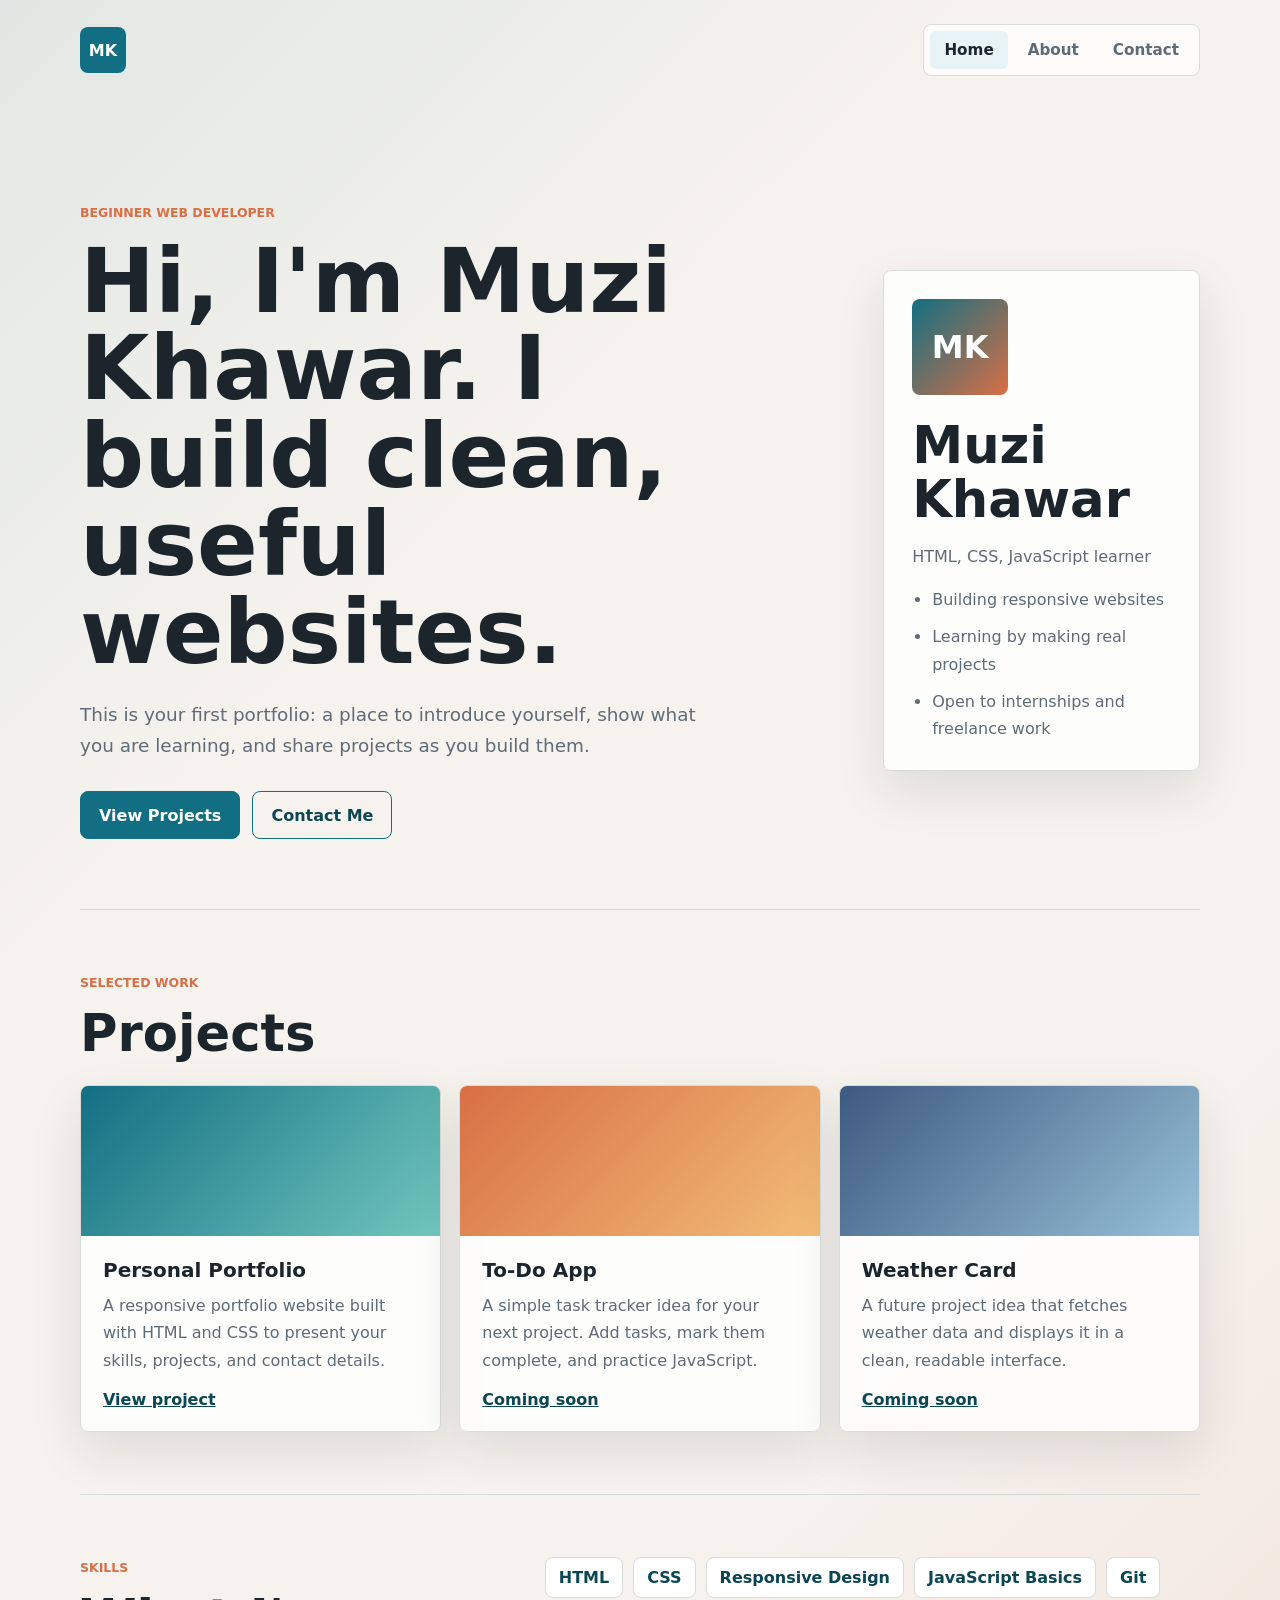
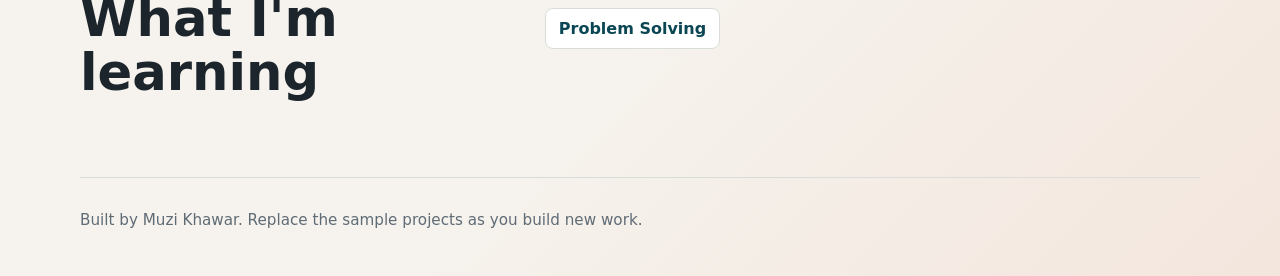
<file: index.html>
<!DOCTYPE html>
<html lang="en">
<head>
  <meta charset="UTF-8">
  <meta name="viewport" content="width=device-width, initial-scale=1.0">
  <title>Muzi Khawar | Portfolio</title>
  <link rel="stylesheet" href="styles.css">
</head>
<body>
  <header class="site-header">
    <a class="logo" href="index.html">MK</a>
    <nav aria-label="Site navigation">
      <a class="active" href="index.html">Home</a>
      <a href="about.html">About</a>
      <a href="contact.html">Contact</a>
    </nav>
  </header>

  <main>
    <section class="hero">
      <div class="hero-copy">
        <p class="eyebrow">Beginner web developer</p>
        <h1>Hi, I'm Muzi Khawar. I build clean, useful websites.</h1>
        <p class="intro">This is your first portfolio: a place to introduce yourself, show what you are learning, and share projects as you build them.</p>
        <div class="hero-actions">
          <a class="button primary" href="#projects">View Projects</a>
          <a class="button secondary" href="contact.html">Contact Me</a>
        </div>
      </div>
      <div class="profile-panel" aria-label="Profile highlights">
        <div class="avatar" aria-hidden="true">MK</div>
        <h2>Muzi Khawar</h2>
        <p>HTML, CSS, JavaScript learner</p>
        <ul>
          <li>Building responsive websites</li>
          <li>Learning by making real projects</li>
          <li>Open to internships and freelance work</li>
        </ul>
      </div>
    </section>

    <section class="section" id="projects">
      <div class="section-heading">
        <p class="eyebrow">Selected work</p>
        <h2>Projects</h2>
      </div>
      <div class="project-grid">
        <article class="project-card">
          <div class="project-image gradient-one" aria-hidden="true"></div>
          <div class="project-body">
            <h3>Personal Portfolio</h3>
            <p>A responsive portfolio website built with HTML and CSS to present your skills, projects, and contact details.</p>
            <a href="index.html">View project</a>
          </div>
        </article>
        <article class="project-card">
          <div class="project-image gradient-two" aria-hidden="true"></div>
          <div class="project-body">
            <h3>To-Do App</h3>
            <p>A simple task tracker idea for your next project. Add tasks, mark them complete, and practice JavaScript.</p>
            <a href="contact.html">Coming soon</a>
          </div>
        </article>
        <article class="project-card">
          <div class="project-image gradient-three" aria-hidden="true"></div>
          <div class="project-body">
            <h3>Weather Card</h3>
            <p>A future project idea that fetches weather data and displays it in a clean, readable interface.</p>
            <a href="about.html">Coming soon</a>
          </div>
        </article>
      </div>
    </section>

    <section class="section split-section">
      <div>
        <p class="eyebrow">Skills</p>
        <h2>What I'm learning</h2>
      </div>
      <div class="skill-list" aria-label="Skills">
        <span>HTML</span>
        <span>CSS</span>
        <span>Responsive Design</span>
        <span>JavaScript Basics</span>
        <span>Git</span>
        <span>Problem Solving</span>
      </div>
    </section>
  </main>

  <footer>
    <p>Built by Muzi Khawar. Replace the sample projects as you build new work.</p>
  </footer>
</body>
</html>
</file>
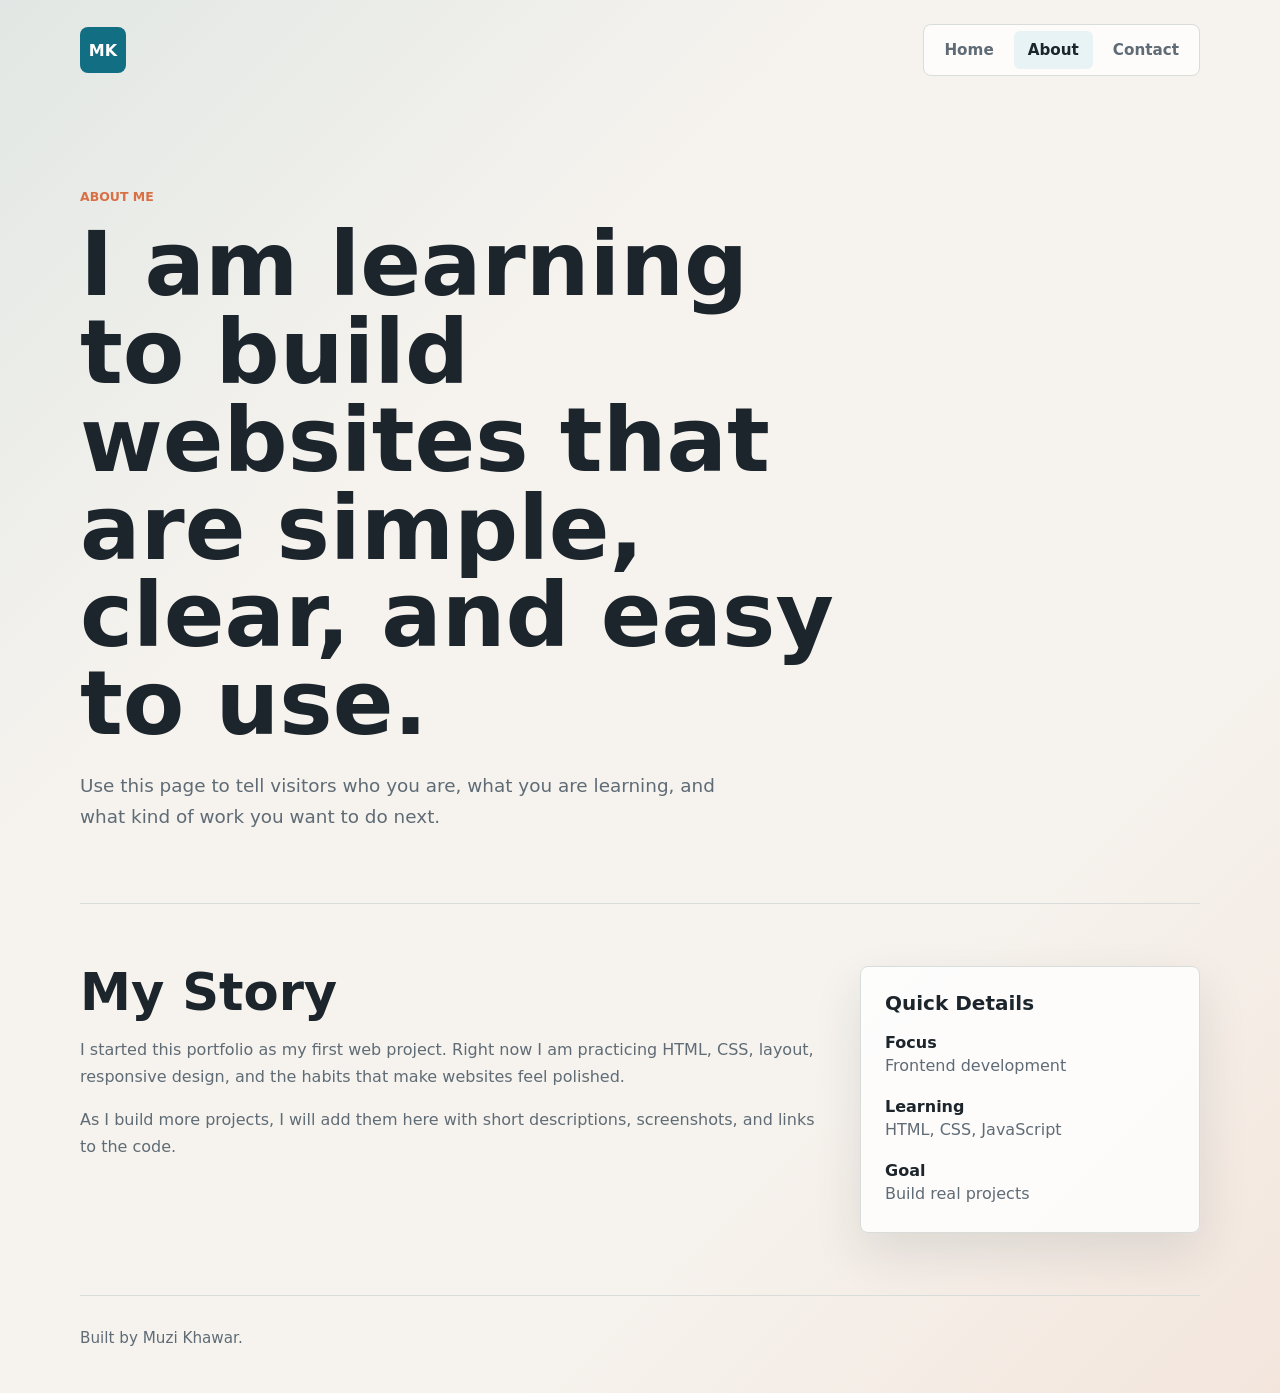
<file: about.html>
<!DOCTYPE html>
<html lang="en">
<head>
  <meta charset="UTF-8">
  <meta name="viewport" content="width=device-width, initial-scale=1.0">
  <title>About | Muzi Khawar</title>
  <link rel="stylesheet" href="styles.css">
</head>
<body>
  <header class="site-header">
    <a class="logo" href="index.html">MK</a>
    <nav aria-label="Site navigation">
      <a href="index.html">Home</a>
      <a class="active" href="about.html">About</a>
      <a href="contact.html">Contact</a>
    </nav>
  </header>

  <main>
    <section class="page-hero">
      <p class="eyebrow">About me</p>
      <h1>I am learning to build websites that are simple, clear, and easy to use.</h1>
      <p class="intro">Use this page to tell visitors who you are, what you are learning, and what kind of work you want to do next.</p>
    </section>

    <section class="section about-layout">
      <div>
        <h2>My Story</h2>
        <p>I started this portfolio as my first web project. Right now I am practicing HTML, CSS, layout, responsive design, and the habits that make websites feel polished.</p>
        <p>As I build more projects, I will add them here with short descriptions, screenshots, and links to the code.</p>
      </div>
      <aside class="info-card">
        <h3>Quick Details</h3>
        <dl>
          <div>
            <dt>Focus</dt>
            <dd>Frontend development</dd>
          </div>
          <div>
            <dt>Learning</dt>
            <dd>HTML, CSS, JavaScript</dd>
          </div>
          <div>
            <dt>Goal</dt>
            <dd>Build real projects</dd>
          </div>
        </dl>
      </aside>
    </section>
  </main>

  <footer>
    <p>Built by Muzi Khawar.</p>
  </footer>
</body>
</html>
</file>
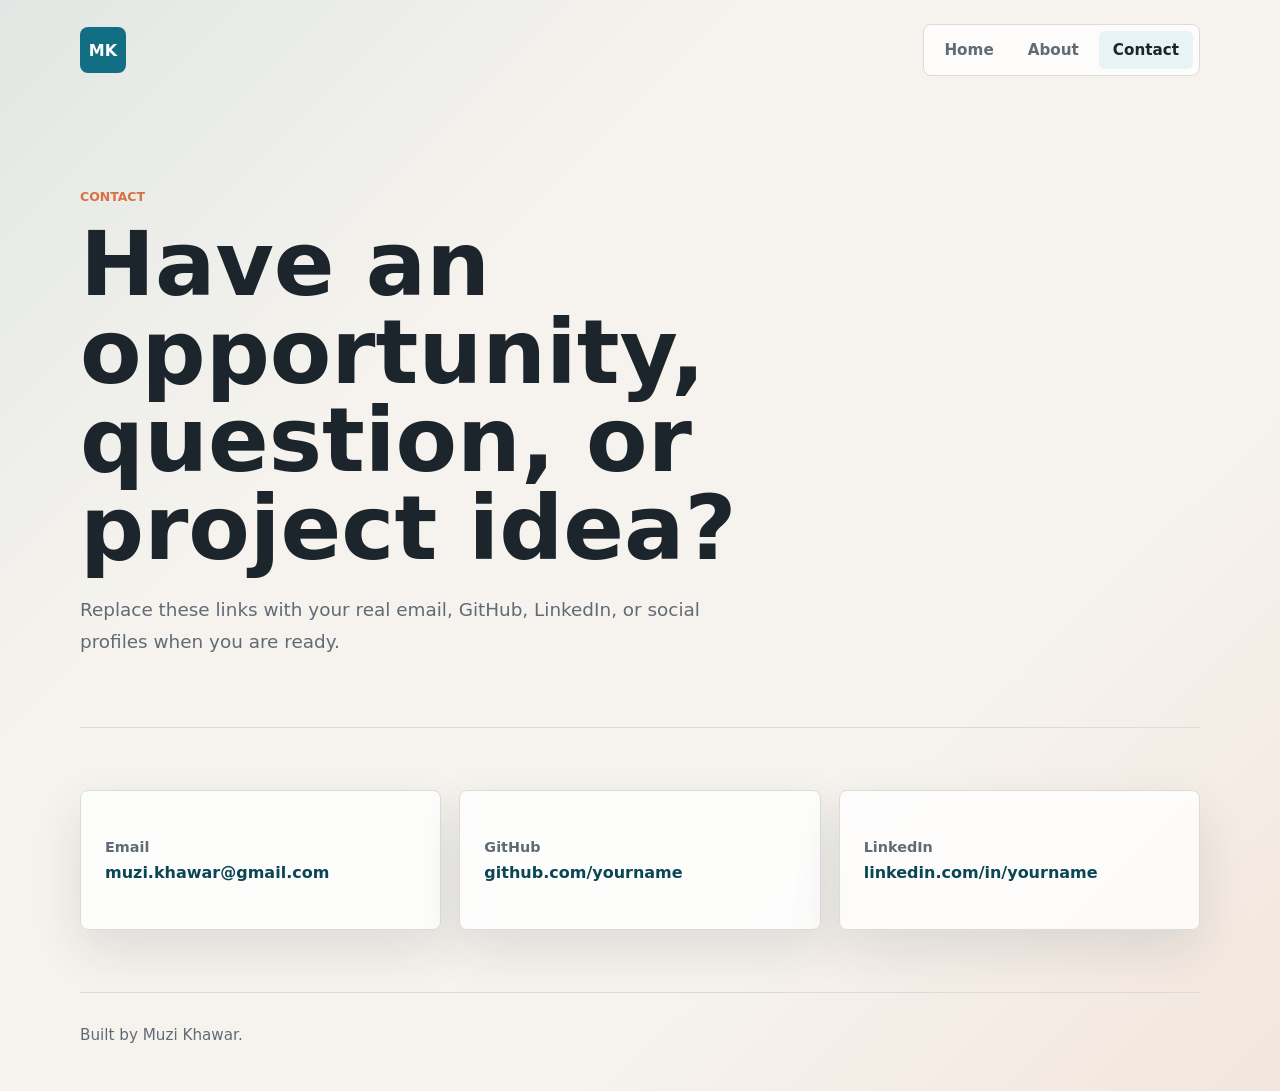
<file: contact.html>
<!DOCTYPE html>
<html lang="en">
<head>
  <meta charset="UTF-8">
  <meta name="viewport" content="width=device-width, initial-scale=1.0">
  <title>Contact | Muzi Khawar</title>
  <link rel="stylesheet" href="styles.css">
</head>
<body>
  <header class="site-header">
    <a class="logo" href="index.html">MK</a>
    <nav aria-label="Site navigation">
      <a href="index.html">Home</a>
      <a href="about.html">About</a>
      <a class="active" href="contact.html">Contact</a>
    </nav>
  </header>

  <main>
    <section class="page-hero">
      <p class="eyebrow">Contact</p>
      <h1>Have an opportunity, question, or project idea?</h1>
      <p class="intro">Replace these links with your real email, GitHub, LinkedIn, or social profiles when you are ready.</p>
    </section>

    <section class="section contact-grid" aria-label="Contact links">
      <a class="contact-card" href="mailto:muzi.khawar@gmail.com">
        <span>Email</span>
        muzi.khawar@gmail.com
      </a>
      <a class="contact-card" href="https://github.com/" target="_blank" rel="noreferrer">
        <span>GitHub</span>
        github.com/yourname
      </a>
      <a class="contact-card" href="https://www.linkedin.com/" target="_blank" rel="noreferrer">
        <span>LinkedIn</span>
        linkedin.com/in/yourname
      </a>
    </section>
  </main>

  <footer>
    <p>Built by Muzi Khawar.</p>
  </footer>
</body>
</html>
</file>
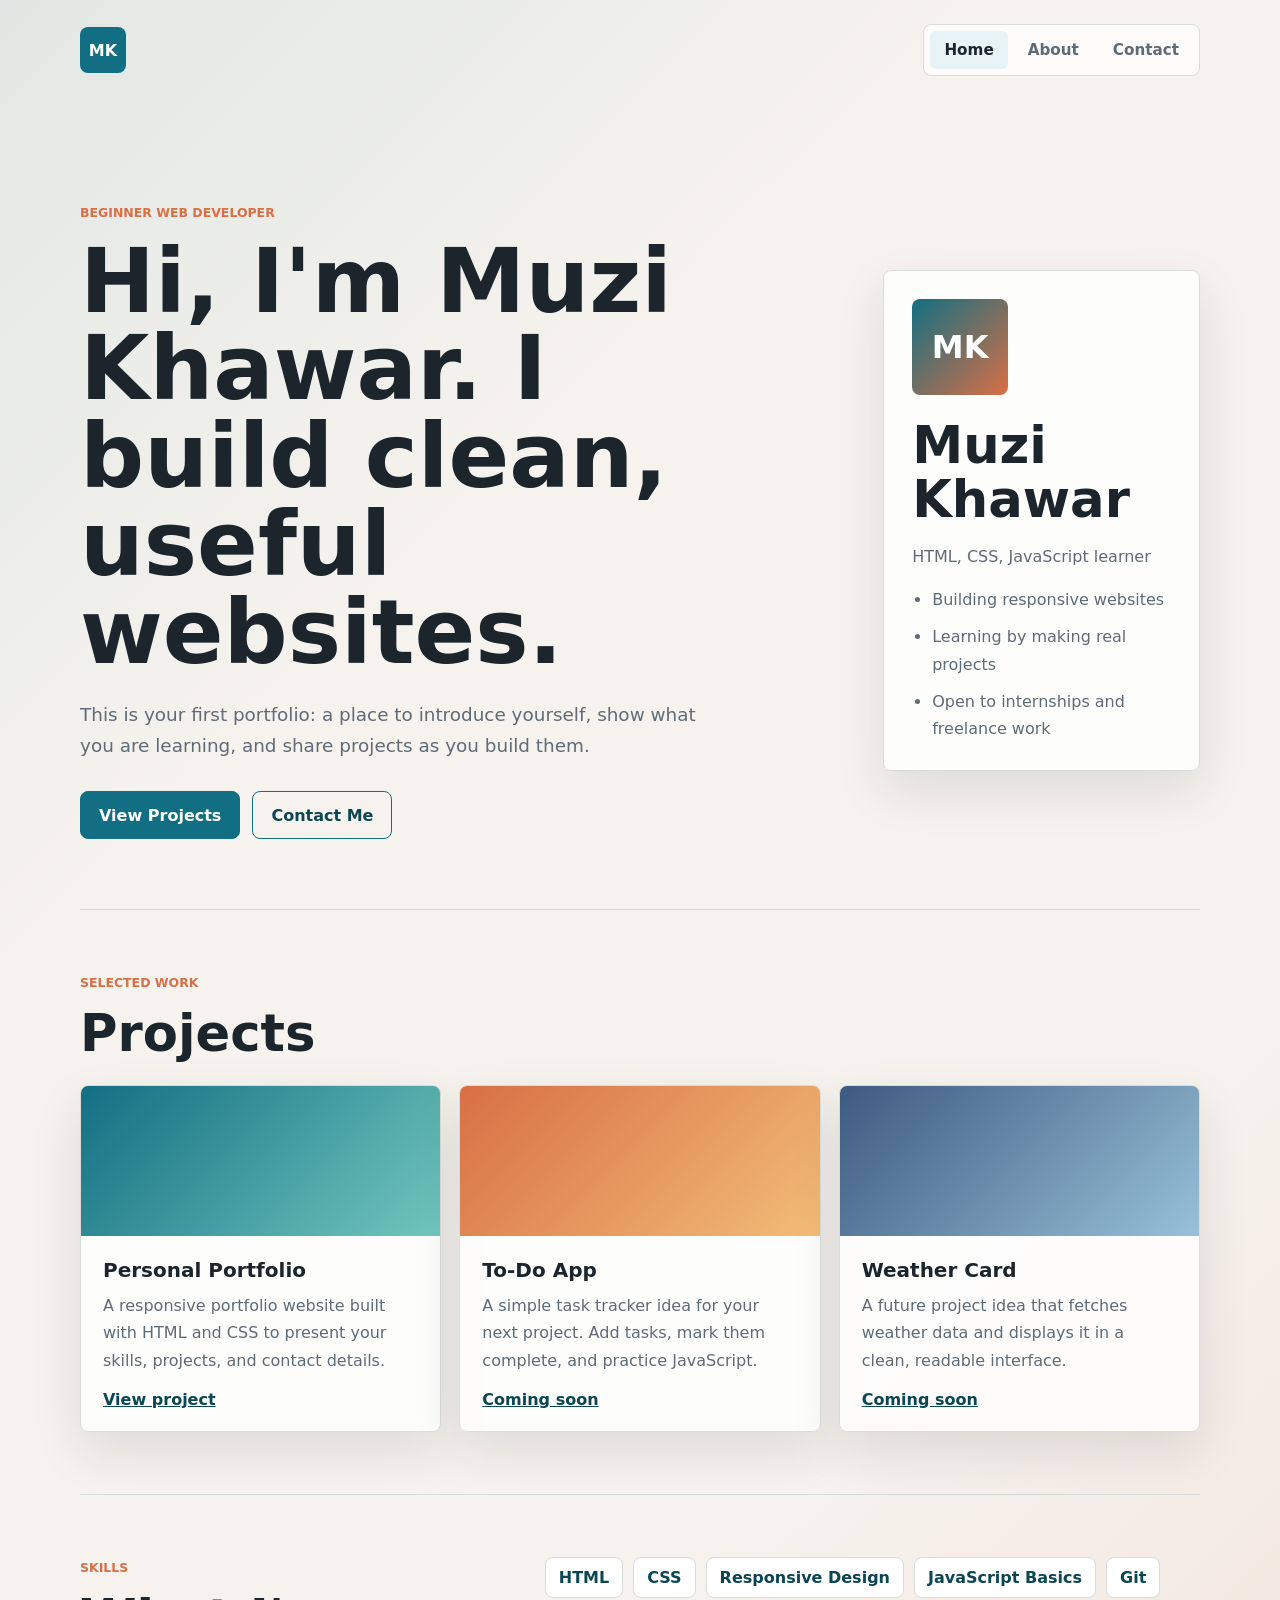
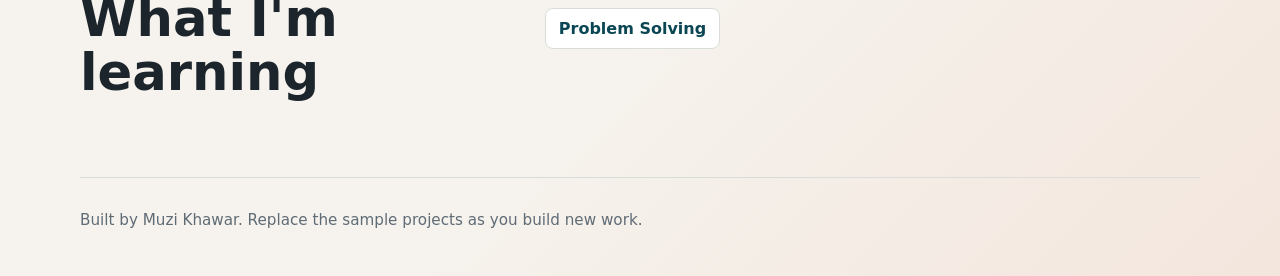
<file: hello-world.html>
<!DOCTYPE html>
<html lang="en">
<head>
  <meta charset="UTF-8">
  <meta name="viewport" content="width=device-width, initial-scale=1.0">
  <meta http-equiv="refresh" content="0; url=index.html">
  <title>Redirecting | Muzi Khawar</title>
  <link rel="stylesheet" href="styles.css">
</head>
<body>
  <main class="page-hero">
    <p class="eyebrow">Redirecting</p>
    <h1>This portfolio has moved to the homepage.</h1>
    <p class="intro"><a href="index.html">Open the portfolio</a></p>
  </main>
</body>
</html>
</file>
<file: styles.css>
:root {
  color-scheme: light;
  --bg: #f6f3ee;
  --surface: #ffffff;
  --ink: #1d252c;
  --muted: #5f6b75;
  --brand: #126e82;
  --brand-dark: #0b4654;
  --accent: #d86f45;
  --soft: #e7f3f5;
  --line: #d9ddd9;
  --shadow: 0 20px 50px rgba(29, 37, 44, 0.11);
}

* {
  box-sizing: border-box;
}

html {
  scroll-behavior: smooth;
}

body {
  min-height: 100vh;
  margin: 0;
  color: var(--ink);
  background:
    linear-gradient(135deg, rgba(18, 110, 130, 0.09), transparent 32%),
    linear-gradient(315deg, rgba(216, 111, 69, 0.1), transparent 30%),
    var(--bg);
  font-family: Inter, ui-sans-serif, system-ui, -apple-system, BlinkMacSystemFont, "Segoe UI", sans-serif;
}

a {
  color: inherit;
}

.site-header {
  display: flex;
  align-items: center;
  justify-content: space-between;
  gap: 20px;
  width: min(1120px, calc(100% - 32px));
  margin: 0 auto;
  padding: 24px 0;
}

.logo {
  display: grid;
  width: 46px;
  height: 46px;
  place-items: center;
  border-radius: 8px;
  color: #ffffff;
  background: var(--brand);
  font-weight: 800;
  text-decoration: none;
}

nav {
  display: flex;
  align-items: center;
  gap: 6px;
  padding: 6px;
  border: 1px solid var(--line);
  border-radius: 8px;
  background: rgba(255, 255, 255, 0.78);
}

nav a {
  padding: 10px 14px;
  border-radius: 6px;
  color: var(--muted);
  font-size: 0.95rem;
  font-weight: 700;
  text-decoration: none;
}

nav a:hover,
nav a.active {
  color: var(--ink);
  background: var(--soft);
}

main {
  width: min(1120px, calc(100% - 32px));
  margin: 0 auto;
}

.hero {
  display: grid;
  grid-template-columns: minmax(0, 1.4fr) minmax(280px, 0.6fr);
  gap: clamp(28px, 5vw, 72px);
  align-items: center;
  padding: clamp(54px, 8vw, 110px) 0 70px;
}

.hero-copy,
.page-hero {
  max-width: 780px;
}

.eyebrow {
  margin: 0 0 14px;
  color: var(--accent);
  font-size: 0.78rem;
  font-weight: 800;
  letter-spacing: 0;
  text-transform: uppercase;
}

h1,
h2,
h3,
p {
  margin-top: 0;
}

h1 {
  margin-bottom: 22px;
  font-size: clamp(2.65rem, 7vw, 5.7rem);
  line-height: 0.98;
  letter-spacing: 0;
}

h2 {
  margin-bottom: 16px;
  font-size: clamp(2rem, 4vw, 3.4rem);
  line-height: 1.05;
  letter-spacing: 0;
}

h3 {
  margin-bottom: 10px;
  font-size: 1.25rem;
}

p,
li,
dd {
  color: var(--muted);
  line-height: 1.7;
}

.intro {
  max-width: 650px;
  font-size: 1.15rem;
}

.hero-actions {
  display: flex;
  flex-wrap: wrap;
  gap: 12px;
  margin-top: 30px;
}

.button {
  display: inline-flex;
  align-items: center;
  justify-content: center;
  min-height: 48px;
  padding: 0 18px;
  border: 1px solid var(--brand);
  border-radius: 8px;
  font-weight: 800;
  text-decoration: none;
}

.button.primary {
  color: #ffffff;
  background: var(--brand);
}

.button.secondary {
  color: var(--brand-dark);
  background: transparent;
}

.profile-panel,
.project-card,
.info-card,
.contact-card {
  border: 1px solid var(--line);
  border-radius: 8px;
  background: rgba(255, 255, 255, 0.82);
  box-shadow: var(--shadow);
}

.profile-panel {
  padding: 28px;
}

.avatar {
  display: grid;
  width: 96px;
  height: 96px;
  margin-bottom: 24px;
  place-items: center;
  border-radius: 8px;
  color: #ffffff;
  background: linear-gradient(135deg, var(--brand), var(--accent));
  font-size: 2rem;
  font-weight: 900;
}

.profile-panel ul {
  display: grid;
  gap: 10px;
  padding-left: 20px;
  margin-bottom: 0;
}

.section {
  padding: 62px 0;
  border-top: 1px solid var(--line);
}

.section-heading {
  margin-bottom: 24px;
}

.project-grid {
  display: grid;
  grid-template-columns: repeat(3, minmax(0, 1fr));
  gap: 18px;
}

.project-card {
  overflow: hidden;
}

.project-image {
  min-height: 150px;
}

.gradient-one {
  background: linear-gradient(135deg, #126e82, #71c7bd);
}

.gradient-two {
  background: linear-gradient(135deg, #d86f45, #f2bd76);
}

.gradient-three {
  background: linear-gradient(135deg, #3d5a80, #98c1d9);
}

.project-body {
  padding: 22px;
}

.project-body a {
  color: var(--brand-dark);
  font-weight: 800;
}

.split-section {
  display: grid;
  grid-template-columns: 0.8fr 1.2fr;
  gap: 28px;
  align-items: start;
}

.skill-list {
  display: flex;
  flex-wrap: wrap;
  gap: 10px;
}

.skill-list span {
  padding: 10px 13px;
  border: 1px solid var(--line);
  border-radius: 8px;
  background: var(--surface);
  color: var(--brand-dark);
  font-weight: 800;
}

.page-hero {
  padding: clamp(44px, 7vw, 86px) 0 52px;
}

.about-layout {
  display: grid;
  grid-template-columns: minmax(0, 1fr) 340px;
  gap: 38px;
}

.info-card {
  padding: 24px;
}

dl,
dd {
  margin: 0;
}

dt {
  margin-top: 18px;
  color: var(--ink);
  font-weight: 900;
}

.contact-grid {
  display: grid;
  grid-template-columns: repeat(3, minmax(0, 1fr));
  gap: 18px;
}

.contact-card {
  display: grid;
  gap: 8px;
  min-height: 140px;
  align-content: center;
  padding: 24px;
  color: var(--brand-dark);
  font-weight: 900;
  text-decoration: none;
}

.contact-card span {
  color: var(--muted);
  font-size: 0.9rem;
}

footer {
  width: min(1120px, calc(100% - 32px));
  margin: 0 auto;
  padding: 30px 0 42px;
  border-top: 1px solid var(--line);
}

footer p {
  margin: 0;
  font-size: 0.95rem;
}

@media (max-width: 820px) {
  .site-header {
    align-items: flex-start;
    flex-direction: column;
  }

  nav {
    width: 100%;
  }

  nav a {
    flex: 1;
    text-align: center;
  }

  .hero,
  .about-layout,
  .split-section,
  .contact-grid {
    grid-template-columns: 1fr;
  }

  .project-grid {
    grid-template-columns: 1fr;
  }
}

@media (max-width: 460px) {
  .site-header,
  main,
  footer {
    width: min(100% - 22px, 1120px);
  }

  h1 {
    font-size: clamp(2.35rem, 14vw, 3.4rem);
  }

  .hero {
    padding-top: 34px;
  }

  .button {
    width: 100%;
  }
}
</file>
